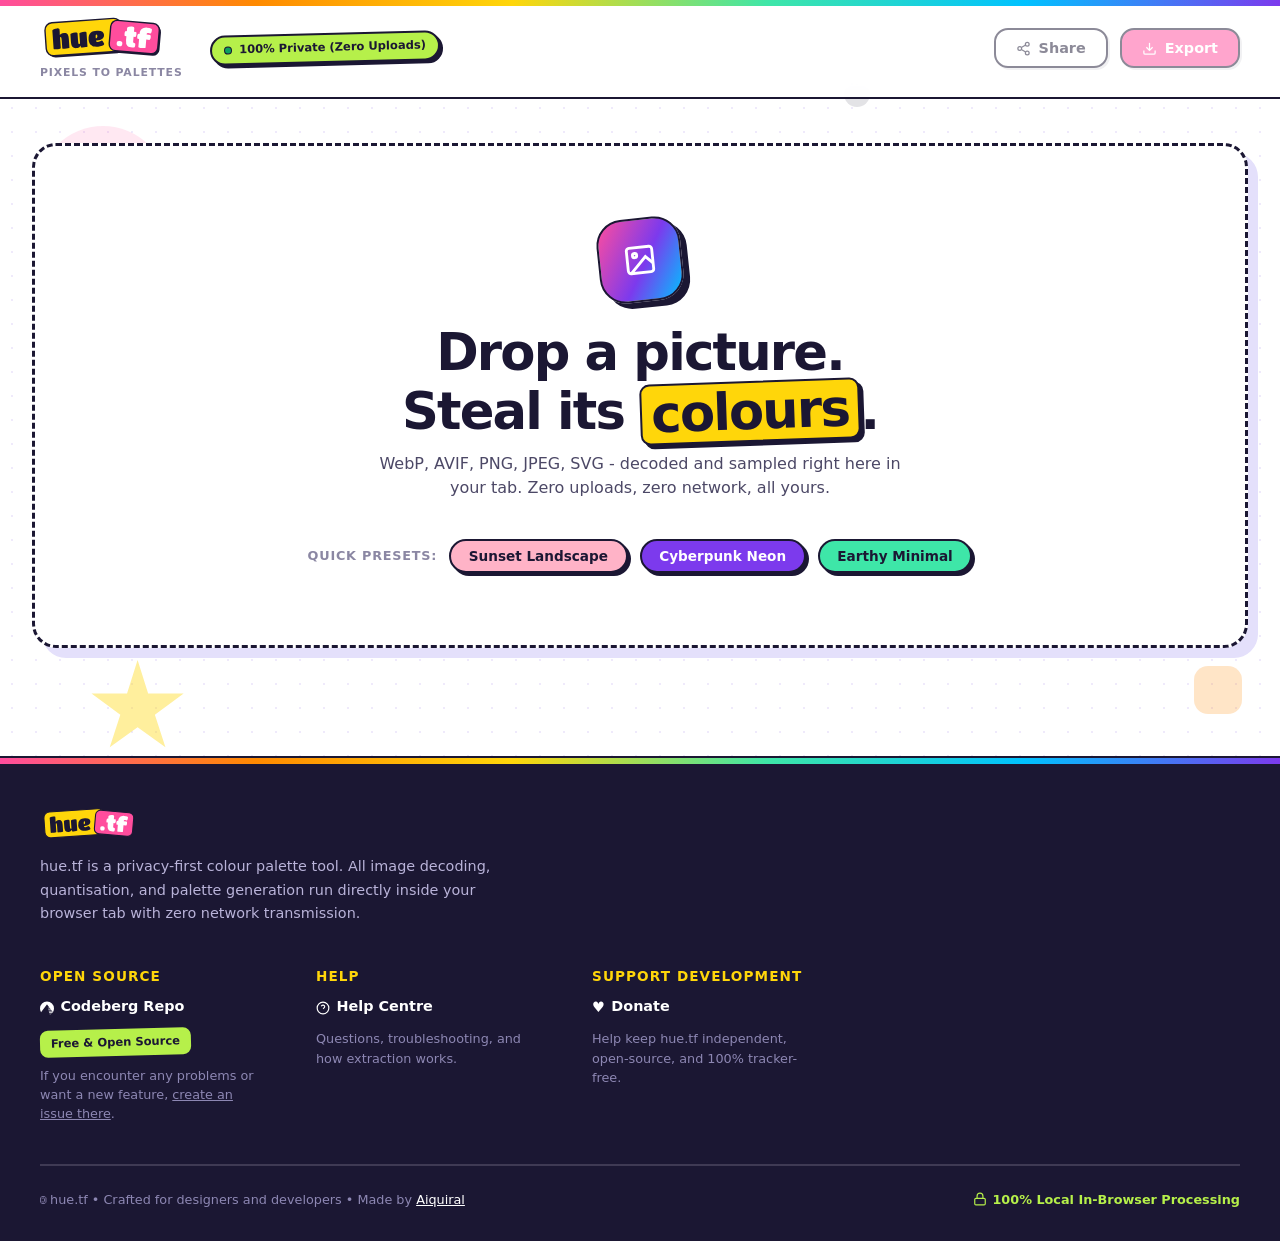
<file: index.html>
<!DOCTYPE html>
<html lang="en-GB">
<link>
  <meta charset="UTF-8">
  <meta name="viewport" content="width=device-width, initial-scale=1.0">
  <title>hue.tf - Pixels To Palettes</title>
  <meta name="description" content="Extract, customise, and export aesthetic colour palettes entirely client-side. Zero server uploads. 100% private.">
  <link rel="me" href="https://mas.to/@aiquiral">
  <link rel="icon" href="./favicon.svg" type="image/svg+xml">
  <link rel="icon" href="./favicon-32.png" type="image/png" sizes="32x32">
  <link rel="icon" href="./favicon-16.png" type="image/png" sizes="16x16">
  <link rel="icon" href="./favicon.ico" sizes="any">

  <link rel="stylesheet" href="./css/style.css?v=20261119f">
</head>
<body>

  <!-- decorative doodles behind everything -->
  <div class="doodles" aria-hidden="true">
    <span class="doodle d-circle"></span>
    <span class="doodle d-square"></span>
    <span class="doodle d-star"></span>
    <span class="doodle d-tri"></span>
    <span class="doodle d-ring"></span>
    <span class="doodle d-square2"></span>
    <span class="doodle d-circle2"></span>
    <span class="doodle d-star2"></span>
  </div>

  <header class="app-header">
    <div class="brand">
      <div class="brand-text-wrap">
        <img class="brand-lockup" src="./logo.svg" alt="hue.tf" width="282" height="100">
        <span class="brand-tagline">Pixels To Palettes</span>
      </div>
      <span class="badge-privacy">
        <span class="badge-dot"></span> 100% Private (Zero Uploads)
      </span>
    </div>

    <div class="header-actions">
      <button id="btn-share" class="btn btn-secondary" title="Share via private zero-knowledge link" disabled>
        <svg width="15" height="15" viewBox="0 0 24 24" fill="none" stroke="currentColor" stroke-width="2"><circle cx="18" cy="5" r="3"/><circle cx="6" cy="12" r="3"/><circle cx="18" cy="19" r="3"/><line x1="8.59" y1="13.51" x2="15.42" y2="17.49"/><line x1="15.41" y1="6.51" x2="8.59" y2="10.49"/></svg>
        Share
      </button>
      <button id="btn-export" class="btn btn-primary" title="Export Palette" disabled>
        <svg width="15" height="15" viewBox="0 0 24 24" fill="none" stroke="currentColor" stroke-width="2"><path d="M21 15v4a2 2 0 0 1-2 2H5a2 2 0 0 1-2-2v-4"/><polyline points="7 10 12 15 17 10"/><line x1="12" y1="15" x2="12" y2="3"/></svg>
        Export
      </button>
    </div>
  </header>

  <main class="main-container">

    <div id="canvas-warning" class="canvas-warning" role="status" hidden>
      <span><strong>Canvas access is blocked.</strong> Your browser is blocking canvas pixel data, so automatic colour extraction may not work as intended.</span>
      <a href="./faq.html#canvas-access" class="btn btn-secondary btn-sm" target="_blank" rel="noopener">Learn More</a>
    </div>

    <section id="dropzone" class="dropzone-card">
      <input type="file" id="file-input" accept="image/*" style="display: none;">
      <div class="dropzone-content">
        <div class="dropzone-icon">
          <svg width="34" height="34" viewBox="0 0 24 24" fill="none" stroke="currentColor" stroke-width="2"><rect x="3" y="3" width="18" height="18" rx="2"/><circle cx="8.5" cy="8.5" r="1.5"/><polyline points="21 15 16 10 5 21"/></svg>
        </div>
        <div class="dropzone-text">
          <h3>Drop a picture.<br>Steal its <span class="word-sticker">colours</span>.</h3>
          <p>WebP, AVIF, PNG, JPEG, SVG - decoded and sampled right here in your tab. Zero uploads, zero network, all yours.</p>
        </div>
        <div class="dropzone-samples">
          <span>Quick Presets:</span>
          <button class="sample-tag" data-sample="sunset">Sunset Landscape</button>
          <button class="sample-tag" data-sample="cyberpunk">Cyberpunk Neon</button>
          <button class="sample-tag" data-sample="minimal">Earthy Minimal</button>
        </div>
      </div>
    </section>

    <section id="workspace" class="workspace-grid" style="display: none;">

      <!-- left panel - image, pins -->
      <div class="panel-card">
        <div class="panel-header">
          <h2 class="panel-title">
            <svg width="18" height="18" viewBox="0 0 24 24" fill="none" stroke="currentColor" stroke-width="2"><rect x="3" y="3" width="18" height="18" rx="2"/><circle cx="8.5" cy="8.5" r="1.5"/><polyline points="21 15 16 10 5 21"/></svg>
            The Photo
          </h2>
          <button id="btn-change-image" class="btn btn-secondary btn-sm">Change Image</button>
        </div>

        <div id="preview-container" class="preview-container">
          <canvas id="image-canvas" class="preview-canvas" title="Drag colour pins on image or click anywhere to sample"></canvas>

          <div id="pins-overlay" class="pins-overlay"></div>

          <div id="magnifier-loupe" class="magnifier-loupe">
            <canvas id="magnifier-canvas" class="magnifier-canvas" width="130" height="130"></canvas>
            <div class="magnifier-crosshair"></div>
            <div id="magnifier-badge" class="magnifier-badge">#FFFFFF</div>
          </div>
        </div>

        <div class="eyedropper-banner">
          <span>🎯 Drag pins on photo to re-sample • Click to add</span>
          <button id="btn-screen-eyedropper" class="btn btn-secondary btn-sm" style="display: none;">
            <svg width="13" height="13" viewBox="0 0 24 24" fill="none" stroke="currentColor" stroke-width="2"><path d="m2 22 1-1h3l9-9"/><path d="M14 6l4 4"/><path d="m18 2 4 4"/></svg>
            Screen Eyedropper
          </button>
        </div>

        <div class="control-group">
          <div class="control-label">
            <span>Palette Size</span>
            <span id="label-color-count" class="control-val">8 colours</span>
          </div>
          <input type="range" id="slider-color-count" class="range-slider" min="2" max="32" value="8">
        </div>

        <div class="control-group">
          <div class="control-label">
            <span>Sampling Seed & Variation</span>
            <div style="display: flex; align-items: center; gap: 0.5rem;">
              <span id="label-seed" class="control-val">Seed: 42</span>
              <button id="btn-reroll-seed" class="btn btn-secondary btn-sm" title="Reroll Seed">
                🎲 Shuffle
              </button>
            </div>
          </div>
          <input type="range" id="slider-seed" class="range-slider" min="1" max="9999" value="42">
        </div>

        <div class="control-group">
          <div class="control-label">
            <span>Area Averaging (Noise Smoothing)</span>
            <span id="label-block-size" class="control-val">1px (Single Pixel)</span>
          </div>
          <input type="range" id="slider-block-size" class="range-slider" min="1" max="24" value="1">
        </div>

      </div>

      <!-- right panel - palette swatches -->
      <div class="panel-card palette-container">
        <div class="panel-header">
          <h2 class="panel-title">
            <svg width="18" height="18" viewBox="0 0 24 24" fill="none" stroke="currentColor" stroke-width="2"><path d="M12 2C6.5 2 2 6.5 2 12s4.5 10 10 10c.926 0 1.648-.746 1.648-1.688 0-.437-.18-.835-.437-1.125-.29-.289-.438-.652-.438-1.125a1.64 1.64 0 0 1 1.668-1.668h1.996c3.051 0 5.555-2.503 5.555-5.554C21.965 6.012 17.461 2 12 2z"/></svg>
            Your Palette
          </h2>

          <div class="format-switcher">
            <span class="format-switcher-label">Edit:</span>
            <div class="segmented-control">
              <button class="seg-btn active" data-mode="hex">HEX</button>
              <button class="seg-btn" data-mode="rgb">RGB</button>
              <button class="seg-btn" data-mode="hsl">HSL</button>
            </div>
          </div>

          <div style="display: flex; gap: 0.5rem;">
            <button id="btn-sort" class="btn btn-secondary btn-sm" title="Sort by Harmony">
              ⚡ Smooth Sort
            </button>
            <button id="btn-add-color" class="btn btn-primary btn-sm" title="Add Swatch">
              + Add Colour
            </button>
          </div>
        </div>

        <div id="swatches-grid" class="swatches-grid"></div>

        <p style="font-size: 0.8rem; color: var(--text-muted); text-align: center;">
          💡 Type values directly to edit • Drag cards to reorder with smooth animation • Click colour to open picker
        </p>
      </div>

    </section>

  </main>

  <div id="export-modal" class="modal-backdrop">
    <div class="modal-box">
      <div class="modal-header">
        <h3 style="font-size: 1.25rem; font-weight: 700;">Export Palette</h3>
        <button id="btn-close-export" class="btn btn-secondary btn-sm">✕</button>
      </div>

      <div class="modal-tabs">
        <button class="tab-btn active" data-tab="tab-aesthetic">Showcase Card</button>
        <button class="tab-btn" data-tab="tab-code">Code & Tokens</button>
        <button class="tab-btn" data-tab="tab-swatch">Adobe Swatch (.ASE)</button>
      </div>

      <div class="modal-body">

        <div id="tab-aesthetic" class="tab-content">
          <img id="export-card-img" class="export-card-preview" alt="Showcase Card Preview">

          <div class="control-group" style="margin-bottom: 1.25rem;">
            <label class="control-label" for="input-card-title">Card Title</label>
            <input type="text" id="input-card-title" class="text-input" value="Harmonised Palette" placeholder="Enter title for exported card...">
          </div>

          <div style="display: grid; grid-template-columns: 1fr 1fr; gap: 1.25rem; margin-bottom: 1.25rem;">
            <div class="control-group">
              <label class="control-label" for="select-aspect-ratio">Aspect Ratio</label>
              <select id="select-aspect-ratio" class="btn btn-secondary" style="width: 100%; padding: 0.55rem; text-align: left;">
                <option value="1:1" selected>1:1 - Square (1500 × 1500)</option>
                <option value="4:5">4:5 - Portrait (1200 × 1500)</option>
                <option value="5:4">5:4 - Landscape (1500 × 1200)</option>
                <option value="4:3">4:3 - Classic (1600 × 1200)</option>
                <option value="3:4">3:4 - Portrait (1200 × 1600)</option>
                <option value="3:2">3:2 - Photo (1800 × 1200)</option>
                <option value="2:3">2:3 - Tall Photo (1200 × 1800)</option>
                <option value="16:9">16:9 - Widescreen (1920 × 1080)</option>
                <option value="9:16">9:16 - Story (1080 × 1920)</option>
              </select>
            </div>

            <div class="control-group">
              <label class="control-label" for="select-swatch-layout">Swatch Layout</label>
              <select id="select-swatch-layout" class="btn btn-secondary" style="width: 100%; padding: 0.55rem; text-align: left;">
                <option value="vertical" selected>Vertical Strips</option>
                <option value="horizontal">Horizontal Strips</option>
                <option value="squares">Small Squares</option>
              </select>
              <span id="swatch-layout-hint" class="control-hint" style="display: none;">
                Strips are unavailable above 10 colours - small squares will be used.
              </span>
            </div>
          </div>

          <div style="display: grid; grid-template-columns: 1fr 1fr; gap: 1.25rem; margin-bottom: 1.5rem;">
            <div class="control-group">
              <label class="control-label" for="select-bg-mode">Background Style</label>
              <select id="select-bg-mode" class="btn btn-secondary" style="width: 100%; padding: 0.55rem; text-align: left;">
                <option value="blur" selected>Blurred Original Image</option>
                <option value="mesh">Ambient Palette Mesh</option>
                <option value="solid">Studio Obsidian Solid</option>
              </select>
            </div>

            <div class="control-group" id="blur-slider-group">
              <label class="control-label" for="slider-card-blur">Blur Intensity</label>
              <input type="range" id="slider-card-blur" class="range-slider" min="10" max="60" value="30">
            </div>
          </div>

          <div style="display: flex; flex-wrap: wrap; justify-content: space-between; align-items: center; gap: 1rem; margin-bottom: 1.75rem; background: var(--bg-surface-elevated); padding: 0.85rem 1.25rem; border-radius: var(--radius-sm); border: 1px solid var(--border-subtle);">
            <label class="form-toggle">
              <input type="checkbox" id="check-include-image">
              <span>Include original photo in card</span>
            </label>

            <label class="form-toggle">
              <input type="checkbox" id="check-branding" checked>
              <span>Include hue.tf logo &amp; watermark</span>
            </label>

            <button id="btn-web-share" class="btn btn-secondary btn-sm" style="display: none;">
              📲 Share via OS
            </button>
          </div>

          <div style="display: flex; gap: 0.75rem;">
            <button id="btn-download-png" class="btn btn-primary" style="flex: 1;">
              Download High-Res PNG (1500 × 1500)
            </button>
            <button id="btn-download-svg" class="btn btn-secondary">
              Download Vector SVG
            </button>
          </div>
        </div>

        <div id="tab-code" class="tab-content" style="display: none;">
          <div style="display: flex; flex-wrap: wrap; gap: 0.5rem; margin-bottom: 1rem;">
            <button class="btn btn-secondary btn-sm format-pill active" data-fmt="css">CSS Variables</button>
            <button class="btn btn-secondary btn-sm format-pill" data-fmt="scss">SCSS Variables</button>
            <button class="btn btn-secondary btn-sm format-pill" data-fmt="tailwind">Tailwind Config</button>
            <button class="btn btn-secondary btn-sm format-pill" data-fmt="json">JSON Tokens</button>
            <button class="btn btn-secondary btn-sm format-pill" data-fmt="hex">Hex Codes</button>
            <button class="btn btn-secondary btn-sm format-pill" data-fmt="hsl">HSL Values</button>
          </div>

          <pre id="code-output" class="code-preview-block"></pre>

          <div style="display: flex; gap: 0.75rem;">
            <button id="btn-copy-code" class="btn btn-primary">
              📋 Copy to Clipboard
            </button>
            <button id="btn-download-code-file" class="btn btn-secondary">
              💾 Download File
            </button>
          </div>
        </div>

        <div id="tab-swatch" class="tab-content" style="display: none;">
          <div style="background: var(--bg-surface-soft); padding: 1.5rem; border-radius: var(--radius-md); border: 1px solid var(--border-subtle); margin-bottom: 1.5rem;">
            <h4 style="margin-bottom: 0.5rem; font-size: 1.1rem;">Adobe Swatch Exchange (.ASE)</h4>
            <p style="font-size: 0.88rem; color: var(--text-secondary); line-height: 1.6;">
              Export your palette directly to Adobe Photoshop, Illustrator, InDesign, or Procreate.
              The binary file is compiled locally in your browser with zero server transmission.
            </p>
          </div>
          <button id="btn-download-ase" class="btn btn-primary">
            Download .ASE Swatch File
          </button>
        </div>

      </div>
    </div>
  </div>

  <div id="share-modal" class="modal-backdrop">
    <div class="modal-box" style="max-width: 600px;">
      <div class="modal-header">
        <h3 style="font-size: 1.25rem; font-weight: 700;">Zero-Knowledge Palette Link</h3>
        <button id="btn-close-share" class="btn btn-secondary btn-sm">✕</button>
      </div>
      <div class="modal-body">
        <p style="font-size: 0.9rem; color: var(--text-secondary); margin-bottom: 1.25rem; line-height: 1.6;">
          This link encodes your exact colour palette into the URL hash (<code style="color: var(--accent-primary);">#</code>).
          Under web protocols, browsers never transmit the hash fragment to any web server or CDN log. Your palette data remains 100% private.
        </p>

        <div style="display: flex; gap: 0.5rem; margin-bottom: 1rem;">
          <input type="text" id="share-link-input" readonly class="btn btn-secondary" style="flex: 1; text-align: left; font-family: monospace; font-size: 0.82rem; cursor: text;">
          <button id="btn-copy-share-link" class="btn btn-primary">
            Copy Link
          </button>
        </div>

        <div id="share-length-badge" style="font-size: 0.8rem; color: var(--accent-emerald);">
          ✓ Compact binary encoding: only 128 characters for up to 32 colours
        </div>
      </div>
    </div>
  </div>

  <footer class="app-footer">
    <div class="footer-content">
      <div class="footer-brand-section">
        <div class="brand">
          <img class="brand-lockup brand-lockup--footer" src="./logo.svg?v=20261118e" alt="hue.tf" width="282" height="100">
        </div>
        <p class="footer-desc">
          hue.tf is a privacy-first colour palette tool. All image decoding, quantisation, and palette generation run directly inside your browser tab with zero network transmission.
        </p>
      </div>

      <div class="footer-links-section">
        <div class="footer-col">
          <h4>Open Source</h4>
          <a href="https://codeberg.org/aiquiral/hue.tf" target="_blank" rel="noopener" class="footer-link">
            <svg width="14" height="14" viewBox="0 0 24 24" fill="currentColor" aria-hidden="true" focusable="false"><path d="M11.999.747A11.974 11.974 0 0 0 0 12.75c0 2.254.635 4.465 1.833 6.376L11.837 6.19c.072-.092.251-.092.323 0l4.178 5.402h-2.992l.065.239h3.113l.882 1.138h-3.674l.103.374h3.86l.777 1.003h-4.358l.135.483h4.593l.695.894h-5.038l.165.589h5.326l.609.785h-5.717l.182.65h6.038l.562.727h-6.397l.183.65h6.717A12.003 12.003 0 0 0 24 12.75 11.977 11.977 0 0 0 11.999.747zm3.654 19.104.182.65h5.326c.173-.204.353-.433.513-.65zm.385 1.377.18.65h3.563c.233-.198.485-.428.712-.65zm.383 1.377.182.648h1.203c.356-.204.685-.412 1.042-.648zz"/></svg>
            <span class="footer-link-label">Codeberg Repo</span>
          </a>
          <span class="footer-badge">Free & Open Source</span>
          <p class="footer-subtext">If you encounter any problems or want a new feature, <a href="https://codeberg.org/aiquiral/hue.tf/issues" target="_blank" rel="noopener" style="color: inherit; text-decoration: underline;">create an issue there</a>.</p>
        </div>

        <div class="footer-col">
          <h4>Help</h4>
          <a href="./faq.html" class="footer-link">
            <svg width="14" height="14" viewBox="0 0 24 24" fill="none" stroke="currentColor" stroke-width="2" aria-hidden="true" focusable="false"><circle cx="12" cy="12" r="10"/><path d="M9.09 9a3 3 0 0 1 5.83 1c0 2-3 3-3 3"/><line x1="12" y1="17" x2="12.01" y2="17"/></svg>
            <span class="footer-link-label">Help Centre</span>
          </a>
          <p class="footer-subtext">Questions, troubleshooting, and how extraction works.</p>
        </div>

        <div class="footer-col">
          <h4>Support Development</h4>
          <a href="./donate.html" class="footer-link">
            <span aria-hidden="true">♥</span>
            <span class="footer-link-label">Donate</span>
          </a>
          <p class="footer-subtext">Help keep hue.tf independent, open-source, and 100% tracker-free.</p>
        </div>
      </div>
    </div>

    <div class="footer-bottom">
      <span>🄯 hue.tf • Crafted for designers and developers • Made by <a href="https://aiquiral.me/" target="_blank" style="color: white;">Aiquiral</a></span>
      <span class="privacy-lock">
        <svg width="14" height="14" viewBox="0 0 24 24" fill="none" stroke="currentColor" stroke-width="2"><rect x="3" y="11" width="18" height="11" rx="2" ry="2"/><path d="M7 11V7a5 5 0 0 1 10 0v4"/></svg>
        100% Local In-Browser Processing
      </span>
    </div>
  </footer>

  <div id="toast" class="toast">
    <span id="toast-message">Copied to clipboard!</span>
  </div>

  <script src="./js/utils.js?v=20261119d"></script>
  <script src="./js/quantiser.js?v=20261119d"></script>
  <script src="./js/share.js?v=20261119d"></script>
  <script src="./js/exporter.js?v=20261119d"></script>
  <script src="./js/app.js?v=20261119d"></script>
</body>
</html>
</file>
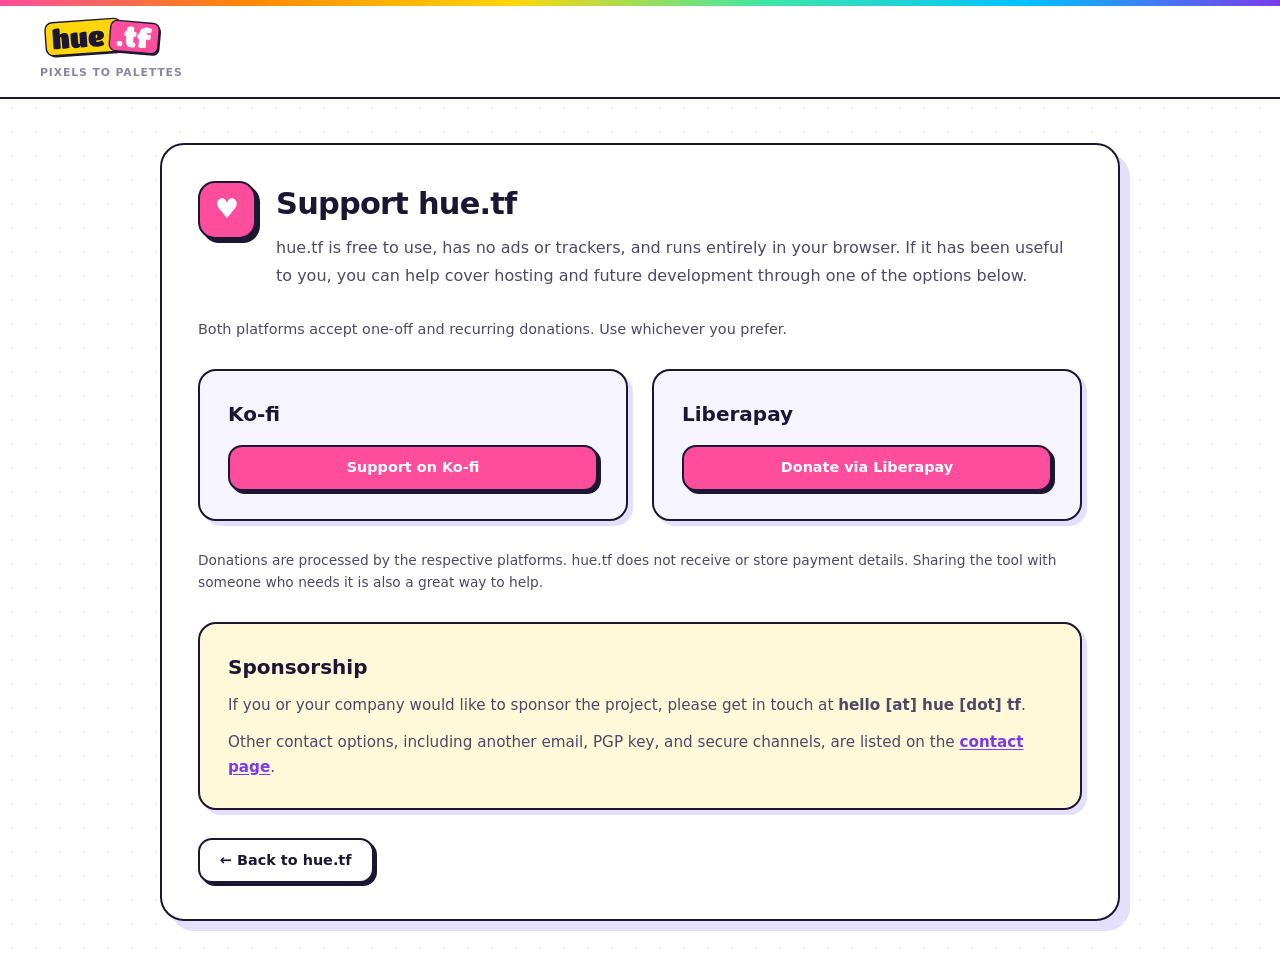
<file: donate.html>
<!DOCTYPE html>
<html lang="en-GB">
<head>
  <meta charset="UTF-8">
  <meta name="viewport" content="width=device-width, initial-scale=1.0">
  <title>hue.tf - Support Development</title>
  <meta name="description" content="Support the development of hue.tf, a free and privacy-first colour palette tool.">
  <link rel="icon" href="./favicon.svg" type="image/svg+xml">
  <link rel="icon" href="./favicon-32.png" type="image/png" sizes="32x32">
  <link rel="icon" href="./favicon-16.png" type="image/png" sizes="16x16">
  <link rel="icon" href="./favicon.ico" sizes="any">
  <link rel="stylesheet" href="./css/style.css?v=20261119f">
</head>
<body>

  <header class="app-header">
    <div class="brand">
      <div class="brand-text-wrap">
        <a href="./">
          <img class="brand-lockup" src="./logo.svg?v=20261118e" alt="hue.tf" width="282" height="100">
        </a>
        <span class="brand-tagline">Pixels To Palettes</span>
      </div>
    </div>
  </header>

  <main class="main-container">
    <section class="panel-card" style="max-width: 960px; width: 100%; margin: 0 auto; padding: 2.25rem; gap: 1.75rem;">
      <div style="display: flex; align-items: flex-start; gap: 1.25rem;">
        <div aria-hidden="true" style="width: 58px; height: 58px; flex-shrink: 0; display: flex; align-items: center; justify-content: center; border: 2px solid var(--ink); border-radius: 17px; background: var(--candy-pink); color: #FFFFFF; font-size: 1.7rem; box-shadow: 4px 4px 0 var(--ink);">
          ♥
        </div>
        <div>
          <h1 class="panel-title" style="font-size: 1.9rem;">Support hue.tf</h1>
          <p style="color: var(--text-secondary); line-height: 1.75; margin-top: 0.5rem;">
            hue.tf is free to use, has no ads or trackers, and runs entirely in your browser.
            If it has been useful to you, you can help cover hosting and future development
            through one of the options below.
          </p>
        </div>
      </div>

      <p style="font-size: 0.9rem; color: var(--text-secondary); line-height: 1.6;">
        Both platforms accept one-off and recurring donations. Use whichever you prefer.
      </p>

      <div style="display: grid; grid-template-columns: repeat(auto-fit, minmax(250px, 1fr)); gap: 1.5rem;">
        <div style="background: var(--bg-surface-soft); border: 2px solid var(--ink); border-radius: var(--radius-md); padding: 1.75rem; display: flex; flex-direction: column; gap: 1rem; box-shadow: 5px 5px 0 var(--lilac-shadow);">
          <h2 style="font-size: 1.25rem; font-weight: 900; color: var(--ink);">Ko-fi</h2>
          <a href="https://ko-fi.com/aiquiral" target="_blank" rel="noopener" class="btn btn-primary">
            Support on Ko-fi
          </a>
        </div>

        <div style="background: var(--bg-surface-soft); border: 2px solid var(--ink); border-radius: var(--radius-md); padding: 1.75rem; display: flex; flex-direction: column; gap: 1rem; box-shadow: 5px 5px 0 var(--lilac-shadow);">
          <h2 style="font-size: 1.25rem; font-weight: 900; color: var(--ink);">Liberapay</h2>
          <a href="https://liberapay.com/aiquiral" target="_blank" rel="noopener" class="btn btn-primary">
            Donate via Liberapay
          </a>
        </div>
      </div>

      <p style="font-size: 0.86rem; color: var(--text-secondary); line-height: 1.65;">
        Donations are processed by the respective platforms. hue.tf does not receive or store
        payment details. Sharing the tool with someone who needs it is also a great way to help.
      </p>

      <div style="background: #FFF8D9; border: 2px solid var(--ink); border-radius: var(--radius-md); padding: 1.75rem; box-shadow: 5px 5px 0 var(--lilac-shadow);">
        <h2 style="font-size: 1.25rem; font-weight: 900; color: var(--ink); margin-bottom: 0.65rem;">Sponsorship</h2>
        <p style="font-size: 0.95rem; color: var(--text-secondary); line-height: 1.65; margin-bottom: 0.75rem;">
          If you or your company would like to sponsor the project, please get in touch at
          <strong>hello [at] hue [dot] tf</strong>.
        </p>
        <p style="font-size: 0.95rem; color: var(--text-secondary); line-height: 1.65;">
          Other contact options, including another email, PGP key, and secure channels,
          are listed on the
          <a href="https://aiquiral.me/contact" target="_blank" rel="noopener" style="color: var(--accent-primary); font-weight: 700; text-underline-offset: 2px;">contact page</a>.
        </p>
      </div>

      <div>
        <a href="./index.html" class="btn btn-secondary">← Back to hue.tf</a>
      </div>
    </section>
  </main>

</body>
</html>
</file>
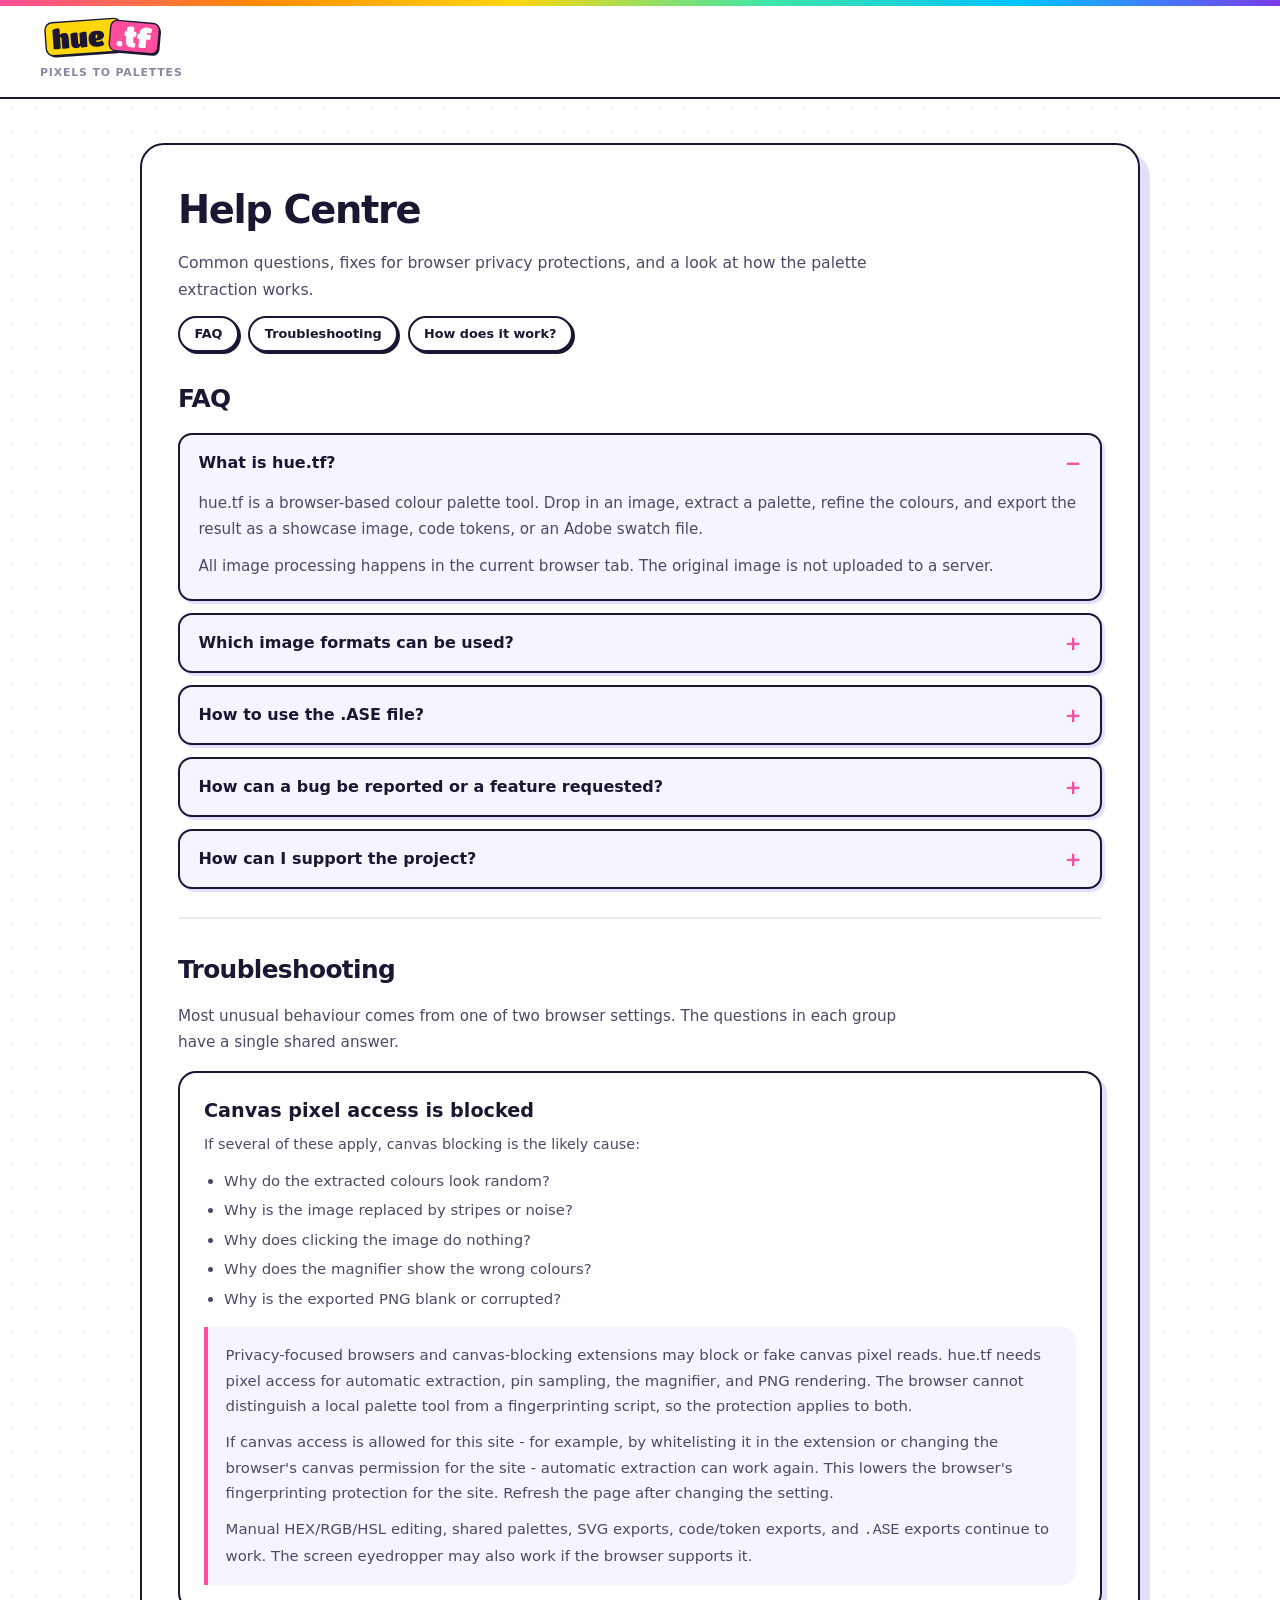
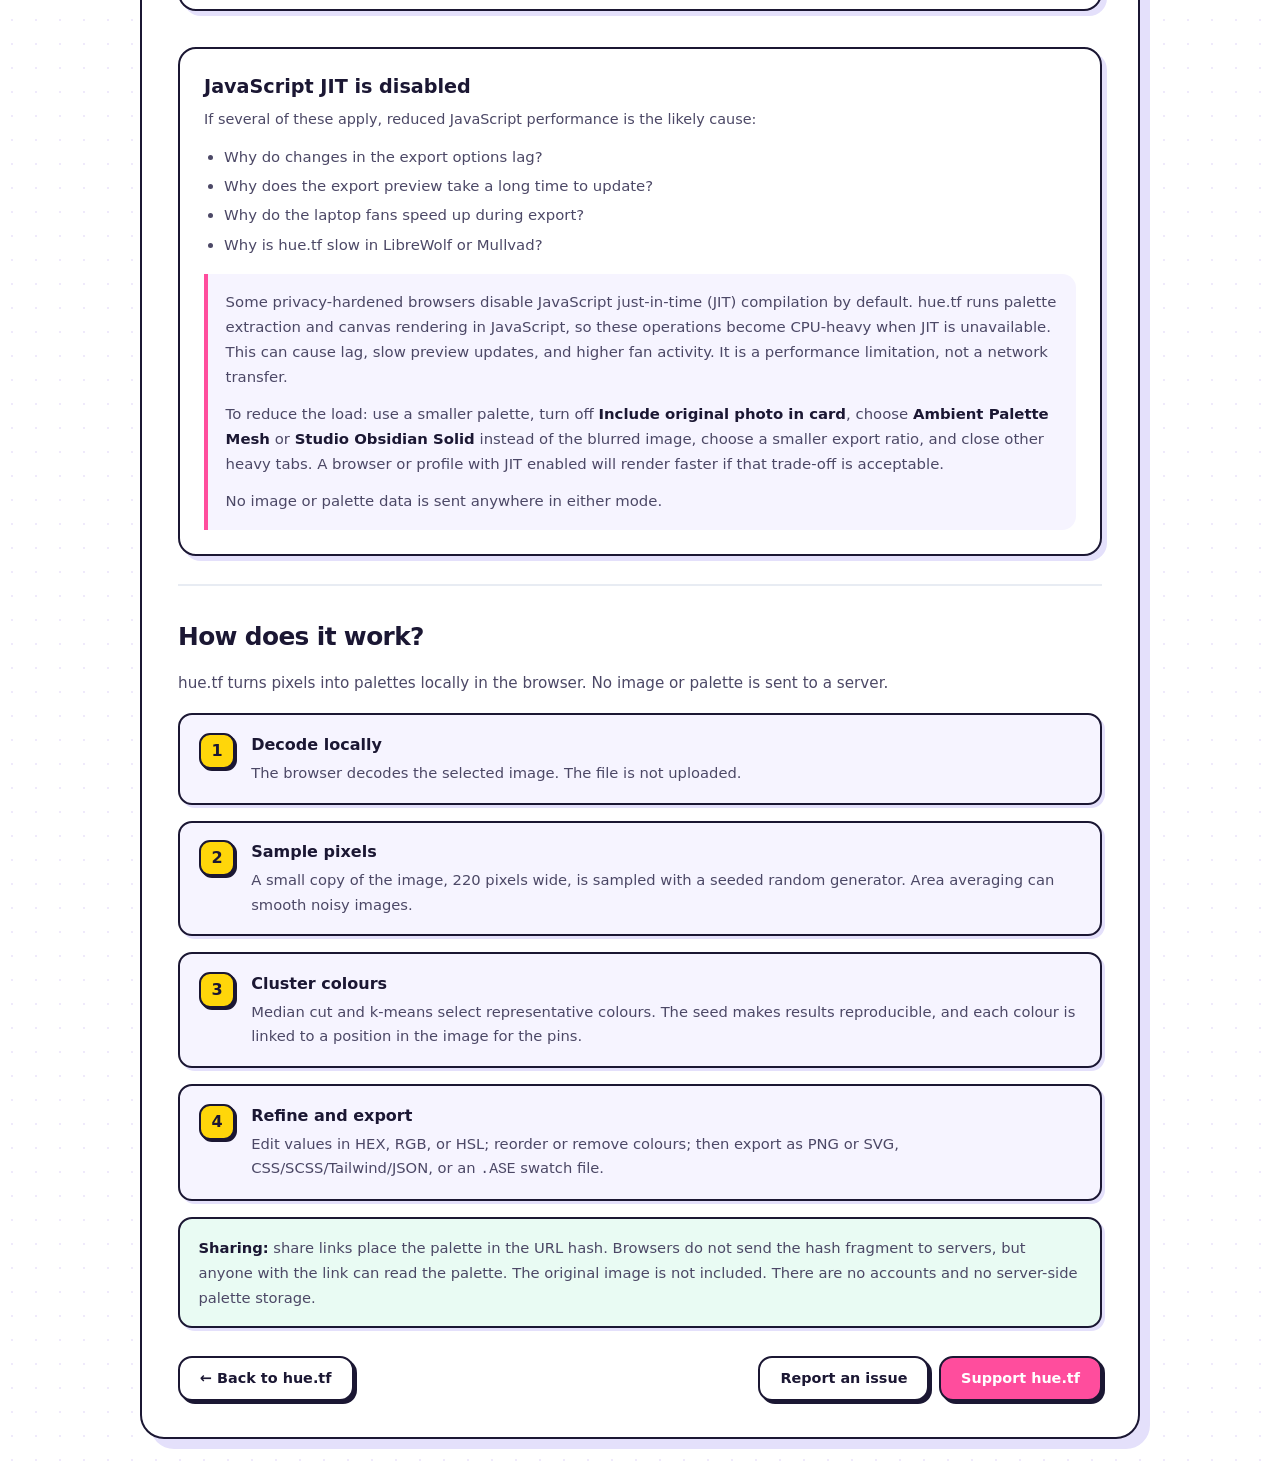
<file: faq.html>
<!DOCTYPE html>
<html lang="en-GB">
<head>
  <meta charset="UTF-8">
  <meta name="viewport" content="width=device-width, initial-scale=1.0">
  <title>hue.tf - Help Centre</title>
  <meta name="description" content="Answers to common questions, troubleshooting for blocked canvas access and reduced performance, and an overview of how hue.tf extracts colour palettes.">
  <link rel="icon" href="./favicon.svg" type="image/svg+xml">
  <link rel="icon" href="./favicon-32.png" type="image/png" sizes="32x32">
  <link rel="icon" href="./favicon-16.png" type="image/png" sizes="16x16">
  <link rel="icon" href="./favicon.ico" sizes="any">
  <link rel="stylesheet" href="./css/style.css?v=20261119f">
  <style>
    .help-hero {
      display: flex;
      flex-direction: column;
      gap: 0.75rem;
    }

    .help-hero h1 {
      font-size: clamp(1.9rem, 3.5vw, 2.4rem);
      font-weight: 900;
      letter-spacing: -0.035em;
      color: var(--ink);
    }

    .help-hero p {
      max-width: 70ch;
      color: var(--text-secondary);
      font-size: 0.98rem;
      line-height: 1.7;
    }

    .help-nav {
      display: flex;
      flex-wrap: wrap;
      gap: 0.6rem;
    }

    .help-nav a {
      padding: 0.42rem 0.9rem;
      border: 2px solid var(--ink);
      border-radius: var(--radius-full);
      background: #FFFFFF;
      color: var(--ink);
      box-shadow: 2px 2px 0 var(--ink);
      font-size: 0.8rem;
      font-weight: 800;
      text-decoration: none;
      transition: transform 0.13s ease, box-shadow 0.13s ease, background 0.15s ease;
    }

    .help-nav a:hover {
      transform: translate(-1px, -1px);
      background: var(--candy-yellow);
      box-shadow: 3px 3px 0 var(--ink);
    }

    .help-section {
      display: flex;
      flex-direction: column;
      gap: 1rem;
      scroll-margin-top: 110px;
    }

    .help-section + .help-section {
      padding-top: 2rem;
      border-top: 2px solid var(--border-subtle);
    }

    .help-section h2 {
      color: var(--ink);
      font-size: 1.55rem;
      font-weight: 900;
      letter-spacing: -0.025em;
    }

    .section-intro {
      max-width: 75ch;
      color: var(--text-secondary);
      font-size: 0.95rem;
      line-height: 1.7;
    }

    .faq-list {
      display: flex;
      flex-direction: column;
      gap: 0.75rem;
    }

    .faq-item {
      overflow: hidden;
      border: 2px solid var(--ink);
      border-radius: var(--radius-sm);
      background: var(--bg-surface-soft);
      box-shadow: 3px 3px 0 var(--lilac-shadow);
      scroll-margin-top: 110px;
    }

    .faq-item summary {
      display: flex;
      align-items: center;
      justify-content: space-between;
      gap: 1rem;
      padding: 1rem 1.15rem;
      color: var(--ink);
      font-weight: 800;
      cursor: pointer;
      list-style: none;
    }

    .faq-item summary::-webkit-details-marker {
      display: none;
    }

    .faq-item summary::after {
      flex-shrink: 0;
      color: var(--candy-pink);
      content: '+';
      font-size: 1.25rem;
      line-height: 1;
    }

    .faq-item[open] summary::after {
      content: '−';
    }

    .faq-answer {
      padding: 0 1.15rem 1.15rem;
      color: var(--text-secondary);
      font-size: 0.95rem;
      line-height: 1.7;
    }

    .faq-answer p + p {
      margin-top: 0.7rem;
    }

    .faq-answer a,
    .troubleshooting-answer a {
      color: var(--accent-primary);
      font-weight: 700;
    }

    .troubleshooting-card {
      padding: 1.5rem;
      border: 2px solid var(--ink);
      border-radius: var(--radius-md);
      background: var(--bg-surface);
      box-shadow: 5px 5px 0 var(--lilac-shadow);
      scroll-margin-top: 110px;
    }

    .troubleshooting-card + .troubleshooting-card {
      margin-top: 1.25rem;
    }

    .troubleshooting-card h3 {
      color: var(--ink);
      font-size: 1.2rem;
      font-weight: 900;
    }

    .troubleshooting-lead {
      margin-top: 0.4rem;
      color: var(--text-secondary);
      font-size: 0.9rem;
      line-height: 1.6;
    }

    .symptom-list {
      margin: 0.9rem 0 1rem;
      padding-left: 1.25rem;
      color: var(--text-secondary);
      font-size: 0.93rem;
      line-height: 1.6;
    }

    .symptom-list li + li {
      margin-top: 0.35rem;
    }

    .troubleshooting-answer {
      padding: 1rem 1.1rem;
      border-left: 4px solid var(--candy-pink);
      border-radius: 0 var(--radius-sm) var(--radius-sm) 0;
      background: var(--bg-surface-soft);
      color: var(--text-secondary);
      font-size: 0.93rem;
      line-height: 1.7;
    }

    .troubleshooting-answer p + p {
      margin-top: 0.7rem;
    }

    .troubleshooting-answer strong {
      color: var(--ink);
    }

    .how-steps {
      display: flex;
      flex-direction: column;
      gap: 1rem;
      list-style: none;
    }

    .how-step {
      display: flex;
      align-items: flex-start;
      gap: 1rem;
      padding: 1.1rem 1.2rem;
      border: 2px solid var(--ink);
      border-radius: var(--radius-sm);
      background: var(--bg-surface-soft);
      box-shadow: 3px 3px 0 var(--lilac-shadow);
    }

    .step-num {
      display: flex;
      align-items: center;
      justify-content: center;
      flex-shrink: 0;
      width: 36px;
      height: 36px;
      border: 2px solid var(--ink);
      border-radius: 11px;
      background: var(--candy-yellow);
      box-shadow: 2px 2px 0 var(--ink);
      color: var(--ink);
      font-weight: 900;
    }

    .how-step h3 {
      margin-bottom: 0.25rem;
      color: var(--ink);
      font-size: 1rem;
      font-weight: 900;
    }

    .how-step p {
      color: var(--text-secondary);
      font-size: 0.92rem;
      line-height: 1.65;
    }

    .privacy-note {
      padding: 1rem 1.15rem;
      border: 2px solid var(--ink);
      border-radius: var(--radius-sm);
      background: #E9FBF3;
      box-shadow: 3px 3px 0 var(--lilac-shadow);
      color: var(--text-secondary);
      font-size: 0.92rem;
      line-height: 1.7;
    }

    .privacy-note strong {
      color: var(--ink);
    }

    .help-footer {
      display: flex;
      flex-wrap: wrap;
      align-items: center;
      justify-content: space-between;
      gap: 0.75rem;
    }

    .help-footer-actions {
      display: flex;
      flex-wrap: wrap;
      gap: 0.6rem;
    }

    @media (max-width: 720px) {
      .help-page.panel-card {
        padding: 1.35rem;
      }

      .help-footer {
        align-items: flex-start;
        flex-direction: column;
      }
    }
  </style>
</head>
<body>

  <header class="app-header">
    <div class="brand">
      <div class="brand-text-wrap">
        <a href="./">
          <img class="brand-lockup" src="./logo.svg?v=20261118e" alt="hue.tf" width="282" height="100">
        </a>
        <span class="brand-tagline">Pixels To Palettes</span>
      </div>
    </div>
  </header>

  <main class="main-container">
    <section class="panel-card help-page" style="max-width: 1000px; width: 100%; margin: 0 auto; padding: 2.25rem; gap: 1.75rem;">

      <div class="help-hero">
        <h1>Help Centre</h1>
        <p>
          Common questions, fixes for browser privacy protections, and a look at
          how the palette extraction works.
        </p>
        <nav class="help-nav" aria-label="Help sections">
          <a href="#faq">FAQ</a>
          <a href="#troubleshooting">Troubleshooting</a>
          <a href="#how-it-works">How does it work?</a>
        </nav>
      </div>

      <section id="faq" class="help-section">
        <h2>FAQ</h2>

        <div class="faq-list">
          <details class="faq-item" id="what-is-hue-tf" open>
            <summary>What is hue.tf?</summary>
            <div class="faq-answer">
              <p>
                hue.tf is a browser-based colour palette tool. Drop in an image,
                extract a palette, refine the colours, and export the result as a
                showcase image, code tokens, or an Adobe swatch file.
              </p>
              <p>
                All image processing happens in the current browser tab. The
                original image is not uploaded to a server.
              </p>
            </div>
          </details>

          <details class="faq-item" id="image-formats">
            <summary>Which image formats can be used?</summary>
            <div class="faq-answer">
              <p>
                WebP, AVIF, PNG, JPEG, and SVG, depending on what the browser can
                decode. If a file fails to open, convert it to PNG or JPEG and try
                again.
              </p>
            </div>
          </details>

          <details class="faq-item" id="ase-files">
            <summary>How to use the .ASE file?</summary>
            <div class="faq-answer">
              <p>
                Download the <code>.ASE</code> file from the Adobe Swatch tab in
                the Export dialog. In Photoshop, Illustrator, or InDesign, open
                the Swatches panel menu and choose the option to open or import
                swatches. In Procreate, use the palette import option.
              </p>
              <p>
                The file contains the palette colours only, not the original image.
              </p>
            </div>
          </details>

          <details class="faq-item" id="report-issue">
            <summary>How can a bug be reported or a feature requested?</summary>
            <div class="faq-answer">
              <p>
                Open an issue on the
                <a href="https://codeberg.org/aiquiral/hue.tf/issues" target="_blank" rel="noopener">Codeberg repository</a>.
                Include the browser and version, operating system, steps to
                reproduce, and whether canvas access is blocked. Screenshots are
                helpful.
              </p>
            </div>
          </details>

          <details class="faq-item" id="support-project">
            <summary>How can I support the project?</summary>
            <div class="faq-answer">
              <p>
                Donations are optional and can be made through Ko-fi or Liberapay
                on the <a href="./donate.html">donation page</a>. Sharing the tool,
                reporting bugs, and suggesting improvements also help.
              </p>
              <p>
                Sponsorship enquiries are welcome on the donation page as well.
              </p>
            </div>
          </details>
        </div>
      </section>

      <section id="troubleshooting" class="help-section">
        <h2>Troubleshooting</h2>
        <p class="section-intro">
          Most unusual behaviour comes from one of two browser settings. The
          questions in each group have a single shared answer.
        </p>

        <article id="canvas-access" class="troubleshooting-card">
          <h3>Canvas pixel access is blocked</h3>
          <p class="troubleshooting-lead">If several of these apply, canvas blocking is the likely cause:</p>
          <ul class="symptom-list">
            <li>Why do the extracted colours look random?</li>
            <li>Why is the image replaced by stripes or noise?</li>
            <li>Why does clicking the image do nothing?</li>
            <li>Why does the magnifier show the wrong colours?</li>
            <li>Why is the exported PNG blank or corrupted?</li>
          </ul>
          <div class="troubleshooting-answer">
            <p>
              Privacy-focused browsers and canvas-blocking extensions may block
              or fake canvas pixel reads. hue.tf needs pixel access for automatic
              extraction, pin sampling, the magnifier, and PNG rendering. The
              browser cannot distinguish a local palette tool from a fingerprinting
              script, so the protection applies to both.
            </p>
            <p>
              If canvas access is allowed for this site - for example, by
              whitelisting it in the extension or changing the browser's canvas
              permission for the site - automatic extraction can work again. This
              lowers the browser's fingerprinting protection for the site. Refresh
              the page after changing the setting.
            </p>
            <p>
              Manual HEX/RGB/HSL editing, shared palettes, SVG exports, code/token
              exports, and <code>.ASE</code> exports continue to work. The screen
              eyedropper may also work if the browser supports it.
            </p>
          </div>
        </article>

        <article id="jit-performance" class="troubleshooting-card">
          <h3>JavaScript JIT is disabled</h3>
          <p class="troubleshooting-lead">If several of these apply, reduced JavaScript performance is the likely cause:</p>
          <ul class="symptom-list">
            <li>Why do changes in the export options lag?</li>
            <li>Why does the export preview take a long time to update?</li>
            <li>Why do the laptop fans speed up during export?</li>
            <li>Why is hue.tf slow in LibreWolf or Mullvad?</li>
          </ul>
          <div class="troubleshooting-answer">
            <p>
              Some privacy-hardened browsers disable JavaScript just-in-time (JIT)
              compilation by default. hue.tf runs palette extraction and canvas
              rendering in JavaScript, so these operations become CPU-heavy when
              JIT is unavailable. This can cause lag, slow preview updates, and
              higher fan activity. It is a performance limitation, not a network
              transfer.
            </p>
            <p>
              To reduce the load: use a smaller palette, turn off
              <strong>Include original photo in card</strong>, choose
              <strong>Ambient Palette Mesh</strong> or
              <strong>Studio Obsidian Solid</strong> instead of the blurred image,
              choose a smaller export ratio, and close other heavy tabs. A browser
              or profile with JIT enabled will render faster if that trade-off is
              acceptable.
            </p>
            <p>
              No image or palette data is sent anywhere in either mode.
            </p>
          </div>
        </article>
      </section>

      <section id="how-it-works" class="help-section">
        <h2>How does it work?</h2>
        <p class="section-intro">
          hue.tf turns pixels into palettes locally in the browser. No image or
          palette is sent to a server.
        </p>

        <ol class="how-steps">
          <li class="how-step">
            <span class="step-num" aria-hidden="true">1</span>
            <div>
              <h3>Decode locally</h3>
              <p>
                The browser decodes the selected image. The file is not uploaded.
              </p>
            </div>
          </li>
          <li class="how-step">
            <span class="step-num" aria-hidden="true">2</span>
            <div>
              <h3>Sample pixels</h3>
              <p>
                A small copy of the image, 220 pixels wide, is sampled with a
                seeded random generator. Area averaging can smooth noisy images.
              </p>
            </div>
          </li>
          <li class="how-step">
            <span class="step-num" aria-hidden="true">3</span>
            <div>
              <h3>Cluster colours</h3>
              <p>
                Median cut and k-means select representative colours. The seed
                makes results reproducible, and each colour is linked to a
                position in the image for the pins.
              </p>
            </div>
          </li>
          <li class="how-step">
            <span class="step-num" aria-hidden="true">4</span>
            <div>
              <h3>Refine and export</h3>
              <p>
                Edit values in HEX, RGB, or HSL; reorder or remove colours; then
                export as PNG or SVG, CSS/SCSS/Tailwind/JSON, or an
                <code>.ASE</code> swatch file.
              </p>
            </div>
          </li>
        </ol>

        <div class="privacy-note">
          <p>
            <strong>Sharing:</strong> share links place the palette in the URL
            hash. Browsers do not send the hash fragment to servers, but anyone
            with the link can read the palette. The original image is not included.
            There are no accounts and no server-side palette storage.
          </p>
        </div>
      </section>

      <div class="help-footer">
        <a href="./index.html" class="btn btn-secondary">← Back to hue.tf</a>
        <div class="help-footer-actions">
          <a href="https://codeberg.org/aiquiral/hue.tf/issues" target="_blank" rel="noopener" class="btn btn-secondary">Report an issue</a>
          <a href="./donate.html" class="btn btn-primary">Support hue.tf</a>
        </div>
      </div>

    </section>
  </main>

</body>
</html>
</file>
<file: css/style.css>
:root {
  /* Candy palette */
  --ink: #1B1733;
  --ink-soft: rgba(27, 23, 51, 0.12);
  --paper: #FFFFFF;
  --lilac-shadow: #E4E0FB;

  --candy-pink: #FF4D9D;
  --candy-violet: #7C3AED;
  --candy-blue: #00C2FF;
  --candy-yellow: #FFD60A;
  --candy-lime: #B6F04A;
  --candy-orange: #FF8A00;
  --candy-mint: #3EE6A8;

  --brand-gradient: linear-gradient(120deg, #FF4D9D 0%, #7C3AED 55%, #00C2FF 100%);
  --spectrum: linear-gradient(90deg, #FF4D9D, #FF8A00, #FFD60A, #3EE6A8, #00C2FF, #7C3AED);

  /* legacy names, still used by inline styles in index.html */
  --bg-surface: #FFFFFF;
  --bg-surface-soft: #F6F4FF;
  --bg-surface-elevated: #FFFFFF;
  --border-subtle: #E8ECF3;
  --border-medium: #D9E0EA;
  --accent-primary: #7C3AED;
  --accent-primary-hover: #6D28D9;
  --accent-glow: rgba(124, 58, 237, 0.3);
  --accent-cyan: #00A5DB;
  --accent-amber: #F59E0B;
  --accent-emerald: #0FBF8F;
  --accent-rose: #FF4D9D;

  --text-primary: #1B1733;
  --text-secondary: #4C4866;
  --text-muted: #8B87A3;

  --radius-xs: 10px;
  --radius-sm: 14px;
  --radius-md: 18px;
  --radius-lg: 24px;
  --radius-full: 9999px;

  --transition-fast: 0.15s cubic-bezier(0.4, 0, 0.2, 1);
  --transition-smooth: 0.35s cubic-bezier(0.2, 0.8, 0.2, 1);
}

* {
  box-sizing: border-box;
  margin: 0;
  padding: 0;
}

::selection {
  background: var(--candy-pink);
  color: #FFFFFF;
}

::-webkit-scrollbar {
  width: 11px;
  height: 11px;
}

::-webkit-scrollbar-track {
  background: #F4F2FD;
}

::-webkit-scrollbar-thumb {
  background: #C9C2F0;
  border-radius: 8px;
  border: 2px solid #F4F2FD;
}

::-webkit-scrollbar-thumb:hover {
  background: #A79BE8;
}

body {
  font-family: "DejaVu Sans", sans-serif;
  background-color: var(--paper);
  background-image: radial-gradient(#EFEAFB 1.1px, transparent 1.1px);
  background-size: 24px 24px;
  color: var(--text-primary);
  line-height: 1.5;
  min-height: 100vh;
  display: flex;
  flex-direction: column;
  -webkit-font-smoothing: antialiased;
}

button:focus-visible,
a:focus-visible,
input:focus-visible,
select:focus-visible {
  outline: 3px solid var(--candy-violet);
  outline-offset: 2px;
}

.doodles {
  position: fixed;
  inset: 0;
  overflow: hidden;
  pointer-events: none;
  z-index: 0;
}

.doodle {
  position: absolute;
  display: block;
}

@keyframes drift {
  from { transform: translateY(-16px) rotate(-9deg); }
  to   { transform: translateY(16px) rotate(11deg); }
}

.d-circle {
  width: 130px; height: 130px;
  border-radius: 50%;
  background: var(--candy-pink);
  opacity: 0.13;
  top: 14%; left: 3%;
  animation: drift 13s ease-in-out infinite alternate;
}

.d-square {
  width: 74px; height: 74px;
  border-radius: 20px;
  background: var(--candy-blue);
  opacity: 0.14;
  top: 30%; right: 5%;
  animation: drift 15s ease-in-out infinite alternate-reverse;
}

.d-star {
  width: 96px; height: 96px;
  background: var(--candy-yellow);
  opacity: 0.4;
  clip-path: polygon(50% 0%, 61% 35%, 98% 35%, 68% 57%, 79% 91%, 50% 70%, 21% 91%, 32% 57%, 2% 35%, 39% 35%);
  bottom: 16%; left: 7%;
  animation: drift 11s ease-in-out infinite alternate;
}

.d-tri {
  width: 88px; height: 80px;
  background: var(--candy-lime);
  opacity: 0.28;
  clip-path: polygon(50% 0%, 100% 100%, 0% 100%);
  bottom: 7%; right: 10%;
  animation: drift 17s ease-in-out infinite alternate-reverse;
}

.d-ring {
  width: 58px; height: 58px;
  border: 11px solid var(--candy-violet);
  border-radius: 50%;
  opacity: 0.2;
  top: 56%; left: 2.5%;
  animation: drift 14s ease-in-out infinite alternate;
}

.d-square2 {
  width: 48px; height: 48px;
  border-radius: 14px;
  background: var(--candy-orange);
  opacity: 0.22;
  top: 74%; right: 3%;
  animation: drift 12s ease-in-out infinite alternate-reverse;
}

.d-circle2 {
  width: 26px; height: 26px;
  border-radius: 50%;
  background: var(--ink);
  opacity: 0.12;
  top: 9%; right: 32%;
  animation: drift 10s ease-in-out infinite alternate;
}

.d-star2 {
  width: 42px; height: 42px;
  background: var(--candy-blue);
  opacity: 0.22;
  clip-path: polygon(50% 0%, 61% 35%, 98% 35%, 68% 57%, 79% 91%, 50% 70%, 21% 91%, 32% 57%, 2% 35%, 39% 35%);
  top: 44%; right: 42%;
  animation: drift 16s ease-in-out infinite alternate-reverse;
}

@media (prefers-reduced-motion: reduce) {
  *, *::before, *::after {
    animation: none !important;
    transition: none !important;
  }
}

.app-header {
  display: flex;
  justify-content: space-between;
  align-items: center;
  gap: 1rem;
  padding: 0.95rem 2.5rem;
  background: rgba(255, 255, 255, 0.92);
  backdrop-filter: blur(14px);
  -webkit-backdrop-filter: blur(14px);
  border-bottom: 2px solid var(--ink);
  position: sticky;
  top: 0;
  z-index: 50;
}

/* spectrum strip at the top */
.app-header::before {
  content: '';
  position: absolute;
  top: 0;
  left: 0;
  right: 0;
  height: 6px;
  background: var(--spectrum);
}

.brand {
  display: flex;
  align-items: center;
  gap: 0.85rem;
  text-decoration: none;
}

.brand-lockup {
  display: block;
  width: auto;
  height: 46px;
}

.brand-lockup--footer {
  height: 36px;
}

.brand-text-wrap {
  display: flex;
  flex-direction: column;
  align-items: flex-start;
  gap: 0.25rem;
}

.brand-tagline {
  font-size: 0.68rem;
  color: var(--text-muted);
  font-weight: 700;
  letter-spacing: 0.08em;
  text-transform: uppercase;
}

.badge-privacy {
  margin-left: 0.85rem;
  font-size: 0.72rem;
  font-weight: 800;
  color: var(--ink);
  background: var(--candy-lime);
  border: 2px solid var(--ink);
  padding: 0.28rem 0.75rem;
  border-radius: var(--radius-full);
  display: inline-flex;
  align-items: center;
  gap: 0.45rem;
  white-space: nowrap;
  transform: rotate(-1.5deg);
  box-shadow: 3px 3px 0 var(--ink);
}

.badge-dot {
  width: 8px;
  height: 8px;
  border-radius: 50%;
  background: #0BA05F;
  border: 1.5px solid var(--ink);
  animation: pulse-dot 2.5s infinite;
}

@keyframes pulse-dot {
  0%, 100% { opacity: 1; transform: scale(1); }
  50% { opacity: 0.45; transform: scale(0.75); }
}

.header-actions {
  display: flex;
  gap: 0.75rem;
}

.btn {
  display: inline-flex;
  align-items: center;
  justify-content: center;
  gap: 0.5rem;
  padding: 0.62rem 1.25rem;
  font-size: 0.9rem;
  font-weight: 800;
  border-radius: var(--radius-sm);
  border: 2px solid var(--ink);
  cursor: pointer;
  transition: transform 0.13s ease, box-shadow 0.13s ease, background 0.15s ease, color 0.15s ease;
  outline: none;
  font-family: inherit;
  user-select: none;
  text-decoration: none;
  box-shadow: 3px 3px 0 var(--ink);
  background: #FFFFFF;
  color: var(--ink);
}

.btn:hover {
  transform: translate(-2px, -2px);
  box-shadow: 5px 5px 0 var(--ink);
}

.btn:active {
  transform: translate(2px, 2px);
  box-shadow: 0 0 0 var(--ink);
}

.btn:disabled,
.btn:disabled:hover,
.btn:disabled:active {
  opacity: 0.5;
  cursor: not-allowed;
  transform: none;
  box-shadow: 2px 2px 0 var(--ink-soft);
}

.btn-primary {
  background: var(--candy-pink);
  color: #FFFFFF;
}

.btn-primary:hover {
  background: #FF63AC;
}

.btn-secondary {
  background: #FFFFFF;
  color: var(--ink);
}

.btn-sm {
  padding: 0.42rem 0.9rem;
  font-size: 0.8rem;
  border-radius: var(--radius-xs);
  box-shadow: 2px 2px 0 var(--ink);
}

.btn-sm:hover {
  box-shadow: 4px 4px 0 var(--ink);
}

.main-container {
  flex: 1;
  max-width: 1480px;
  width: 100%;
  margin: 0 auto;
  padding: 2.75rem 2rem;
  display: flex;
  flex-direction: column;
  gap: 2.25rem;
  position: relative;
  z-index: 1;
}

.canvas-warning {
  display: flex;
  align-items: center;
  justify-content: space-between;
  flex-wrap: wrap;
  gap: 0.85rem;
  padding: 0.75rem 1rem;
  background: #FFF1F2;
  border: 2px solid #B91C1C;
  border-radius: var(--radius-sm);
  color: #991B1B;
  font-size: 0.84rem;
  font-weight: 600;
  line-height: 1.45;
  box-shadow: 3px 3px 0 rgba(185, 28, 28, 0.16);
}

.canvas-warning[hidden] {
  display: none;
}

.canvas-warning strong {
  font-weight: 800;
}

.canvas-warning .btn {
  flex-shrink: 0;
}

.dropzone-card {
  border: 3px dashed var(--ink);
  border-radius: var(--radius-lg);
  background: #FFFFFF;
  padding: 4.5rem 2rem;
  text-align: center;
  cursor: pointer;
  transition: transform var(--transition-smooth), box-shadow var(--transition-smooth), border-color var(--transition-smooth);
  box-shadow: 10px 10px 0 var(--lilac-shadow);
  position: relative;
  overflow: hidden;
}

.dropzone-card:hover, .dropzone-card.dragover {
  border-color: var(--candy-pink);
  transform: scale(1.005);
  box-shadow: 14px 14px 0 #F9D3E7, 0 0 0 6px rgba(255, 77, 157, 0.12);
}

.dropzone-content {
  display: flex;
  flex-direction: column;
  align-items: center;
  gap: 1.4rem;
  position: relative;
}

.dropzone-icon {
  width: 84px;
  height: 84px;
  border-radius: 26px;
  background: var(--brand-gradient);
  border: 2px solid var(--ink);
  color: #FFFFFF;
  display: flex;
  align-items: center;
  justify-content: center;
  box-shadow: 6px 6px 0 var(--ink);
  transform: rotate(-6deg);
  animation: bob 3.6s ease-in-out infinite;
}

@keyframes bob {
  0%, 100% { transform: rotate(-6deg) translateY(0); }
  50% { transform: rotate(-3deg) translateY(-8px); }
}

.dropzone-text h3 {
  font-size: clamp(1.9rem, 4.2vw, 3.2rem);
  font-weight: 900;
  letter-spacing: -0.035em;
  line-height: 1.12;
  margin-bottom: 0.6rem;
  color: var(--ink);
}

/* Yellow sticker highlight behind a word */
.word-sticker {
  display: inline-block;
  background: var(--candy-yellow);
  border: 2px solid var(--ink);
  border-radius: 10px;
  padding: 0 0.18em;
  transform: rotate(-2deg);
  box-shadow: 4px 4px 0 var(--ink);
}

.dropzone-text p {
  color: var(--text-secondary);
  font-size: 1rem;
  font-weight: 500;
  max-width: 560px;
}

.dropzone-samples {
  display: flex;
  align-items: center;
  flex-wrap: wrap;
  justify-content: center;
  gap: 0.75rem;
  margin-top: 1rem;
}

.dropzone-samples > span {
  font-weight: 800;
  font-size: 0.8rem;
  letter-spacing: 0.06em;
  text-transform: uppercase;
  color: var(--text-muted);
}

.sample-tag {
  border: 2px solid var(--ink);
  border-radius: var(--radius-full);
  padding: 0.45rem 1.1rem;
  font-size: 0.85rem;
  font-weight: 800;
  cursor: pointer;
  transition: transform 0.13s ease, box-shadow 0.13s ease;
  box-shadow: 3px 3px 0 var(--ink);
  font-family: inherit;
}

.sample-tag:hover {
  transform: translate(-2px, -2px);
  box-shadow: 5px 5px 0 var(--ink);
}

.sample-tag[data-sample="sunset"] {
  color: var(--ink);
  background: #FFB3C7;
}

.sample-tag[data-sample="sunset"]:hover {
  background: #FF8FB0;
}

.sample-tag[data-sample="cyberpunk"] {
  color: #FFFFFF;
  background: var(--candy-violet);
}

.sample-tag[data-sample="cyberpunk"]:hover {
  background: #8B5CF6;
}

.sample-tag[data-sample="minimal"] {
  color: var(--ink);
  background: var(--candy-mint);
}

.sample-tag[data-sample="minimal"]:hover {
  background: #6CF0C2;
}

.workspace-grid {
  display: grid;
  grid-template-columns: 480px 1fr;
  gap: 2rem;
  align-items: start;
}

@media (max-width: 1140px) {
  .workspace-grid {
    grid-template-columns: 1fr;
  }
}

.panel-card {
  background: var(--bg-surface);
  border: 2px solid var(--ink);
  border-radius: var(--radius-lg);
  padding: 1.75rem;
  display: flex;
  flex-direction: column;
  gap: 1.5rem;
  box-shadow: 10px 10px 0 var(--lilac-shadow);
  position: relative;
}

.panel-header {
  display: flex;
  justify-content: space-between;
  align-items: center;
  flex-wrap: wrap;
  gap: 0.75rem;
}

.panel-title {
  font-size: 1.35rem;
  font-weight: 900;
  letter-spacing: -0.025em;
  display: flex;
  align-items: center;
  gap: 0.6rem;
  color: var(--ink);
}

.panel-title svg {
  color: var(--candy-pink);
}

.preview-container {
  position: relative;
  border-radius: var(--radius-md);
  overflow: hidden;
  background: #F1EDFB;
  border: 2px solid var(--ink);
  display: flex;
  align-items: center;
  justify-content: center;
  min-height: 280px;
  max-height: 440px;
  box-shadow: 6px 6px 0 var(--lilac-shadow);
  user-select: none;
}

.preview-canvas {
  max-width: 100%;
  max-height: 440px;
  height: auto;
  cursor: crosshair;
  display: block;
}

.pins-overlay {
  position: absolute;
  top: 0;
  left: 0;
  width: 100%;
  height: 100%;
  pointer-events: none;
}

.color-pin {
  position: absolute;
  width: 30px;
  height: 30px;
  border-radius: 50%;
  border: 3px solid #FFFFFF;
  box-shadow: 0 0 0 2px var(--ink), 0 6px 16px rgba(0, 0, 0, 0.4);
  transform: translate(-50%, -50%);
  cursor: grab;
  pointer-events: auto;
  transition: transform 0.2s cubic-bezier(0.2, 0.8, 0.2, 1), box-shadow 0.2s ease;
  z-index: 30;
  display: flex;
  align-items: center;
  justify-content: center;
}

.color-pin:active {
  cursor: grabbing;
  transform: translate(-50%, -50%) scale(1.3);
  z-index: 35;
}

.color-pin.active-highlight {
  transform: translate(-50%, -50%) scale(1.45);
  box-shadow: 0 0 0 2px var(--ink), 0 0 0 7px rgba(0, 194, 255, 0.55), 0 8px 20px rgba(0, 0, 0, 0.45);
  z-index: 34;
}

.pin-inner-dot {
  width: 6px;
  height: 6px;
  border-radius: 50%;
  background: #FFFFFF;
}

.magnifier-loupe {
  position: absolute;
  width: 130px;
  height: 130px;
  border-radius: 50%;
  border: 3px solid #FFFFFF;
  box-shadow: 0 0 0 2px var(--ink), 0 12px 30px rgba(27, 23, 51, 0.5);
  pointer-events: none;
  overflow: hidden;
  transform: translate(-50%, -50%);
  display: none;
  z-index: 40;
  background: #000;
}

.magnifier-loupe.active {
  display: block;
}

.magnifier-canvas {
  width: 100%;
  height: 100%;
  display: block;
  image-rendering: pixelated;
}

.magnifier-crosshair {
  position: absolute;
  inset: 0;
  display: flex;
  align-items: center;
  justify-content: center;
  pointer-events: none;
}

.magnifier-crosshair::before, .magnifier-crosshair::after {
  content: '';
  position: absolute;
  background: rgba(255, 255, 255, 0.95);
}

.magnifier-crosshair::before { width: 14px; height: 2px; }
.magnifier-crosshair::after { width: 2px; height: 14px; }

.magnifier-badge {
  position: absolute;
  bottom: 8px;
  left: 50%;
  transform: translateX(-50%);
  background: var(--ink);
  color: #FFF;
  font-family: monospace;
  font-size: 11px;
  font-weight: 700;
  padding: 2px 8px;
  border-radius: 7px;
  border: 2px solid #FFFFFF;
}

.eyedropper-banner {
  display: flex;
  justify-content: space-between;
  align-items: center;
  gap: 0.75rem;
  background: #FFF9E6;
  border: 2px solid var(--ink);
  padding: 0.65rem 1rem;
  border-radius: var(--radius-sm);
  font-size: 0.82rem;
  font-weight: 700;
  color: var(--ink);
  box-shadow: 4px 4px 0 var(--lilac-shadow);
}

.format-switcher {
  display: flex;
  align-items: center;
  gap: 0.5rem;
}

.format-switcher-label {
  font-size: 0.78rem;
  color: var(--text-muted);
  font-weight: 800;
  letter-spacing: 0.05em;
  text-transform: uppercase;
}

.segmented-control {
  display: inline-flex;
  background: #FFFFFF;
  padding: 3px;
  border-radius: var(--radius-full);
  border: 2px solid var(--ink);
  box-shadow: 3px 3px 0 var(--ink-soft);
}

.seg-btn {
  background: transparent;
  border: none;
  color: var(--text-secondary);
  font-size: 0.78rem;
  font-weight: 800;
  padding: 0.34rem 0.85rem;
  border-radius: var(--radius-full);
  cursor: pointer;
  transition: var(--transition-fast);
  font-family: inherit;
}

.seg-btn:hover {
  color: var(--ink);
}

.seg-btn.active {
  background: var(--candy-yellow);
  color: var(--ink);
  box-shadow: inset 2px 2px 0 rgba(27, 23, 51, 0.18);
}

.control-group {
  display: flex;
  flex-direction: column;
  gap: 0.55rem;
}

.control-label {
  display: flex;
  justify-content: space-between;
  align-items: center;
  font-size: 0.85rem;
  font-weight: 800;
  color: var(--ink);
  gap: 0.5rem;
}

.control-val {
  color: var(--ink);
  font-family: monospace;
  font-weight: 800;
  font-size: 0.82rem;
  background: var(--candy-yellow);
  border: 2px solid var(--ink);
  padding: 0.14rem 0.55rem;
  border-radius: 8px;
  box-shadow: 2px 2px 0 var(--ink);
  white-space: nowrap;
}

.control-hint {
  font-size: 0.72rem;
  font-weight: 600;
  line-height: 1.45;
  color: var(--text-muted);
}

.range-slider {
  width: 100%;
  height: 14px;
  border-radius: var(--radius-full);
  background: var(--spectrum);
  border: 2px solid var(--ink);
  outline: none;
  appearance: none;
  -webkit-appearance: none;
  cursor: pointer;
}

.range-slider::-webkit-slider-thumb {
  appearance: none;
  -webkit-appearance: none;
  width: 24px;
  height: 24px;
  border-radius: 50%;
  background: #FFFFFF;
  border: 3px solid var(--ink);
  cursor: grab;
  box-shadow: 2px 2px 0 var(--ink);
  transition: transform 0.15s ease;
}

.range-slider::-webkit-slider-thumb:hover {
  transform: scale(1.15);
}

.range-slider::-webkit-slider-thumb:active {
  cursor: grabbing;
}

.range-slider::-moz-range-thumb {
  width: 18px;
  height: 18px;
  border-radius: 50%;
  background: #FFFFFF;
  border: 3px solid var(--ink);
  cursor: grab;
  box-shadow: 2px 2px 0 var(--ink);
}

.range-slider::-moz-range-track {
  height: 10px;
  border-radius: var(--radius-full);
  background: var(--spectrum);
}

.palette-container {
  display: flex;
  flex-direction: column;
  gap: 1.5rem;
}

.swatches-grid {
  display: grid;
  grid-template-columns: repeat(auto-fill, minmax(148px, 1fr));
  gap: 1.25rem;
  position: relative;
}

@keyframes swatch-pop {
  from {
    opacity: 0;
    transform: translateY(14px) scale(0.92) rotate(-2deg);
  }
  to {
    opacity: 1;
    transform: translateY(0) scale(1) rotate(0);
  }
}

.swatches-grid.animate-in .swatch-card {
  animation: swatch-pop 0.42s cubic-bezier(0.2, 0.8, 0.2, 1) backwards;
}

.swatch-card {
  background: var(--bg-surface);
  border: 2px solid var(--ink);
  border-radius: var(--radius-md);
  overflow: hidden;
  display: flex;
  flex-direction: column;
  transition: transform 0.18s cubic-bezier(0.2, 0.8, 0.2, 1), box-shadow 0.18s ease;
  cursor: grab;
  position: relative;
  box-shadow: 4px 4px 0 var(--ink-soft);
  will-change: transform;
}

.swatch-card:hover {
  transform: translate(-3px, -3px);
  box-shadow: 8px 8px 0 var(--swatch-color, var(--candy-yellow));
}

.swatch-card:active {
  cursor: grabbing;
}

.swatch-card.dragging {
  opacity: 0.6;
  transform: scale(0.96) rotate(-2deg);
  cursor: grabbing;
}

.swatch-card.active-pin-hover {
  border-color: var(--ink);
  box-shadow: 0 0 0 4px rgba(0, 194, 255, 0.6), 4px 4px 0 var(--ink-soft);
}

.swatch-color-box {
  height: 150px;
  width: 100%;
  position: relative;
  display: flex;
  align-items: center;
  justify-content: center;
  border-bottom: 2px solid var(--ink);
}

.swatch-index-badge {
  position: absolute;
  top: 10px;
  left: 10px;
  background: var(--candy-yellow);
  color: var(--ink);
  font-size: 12px;
  font-family: monospace;
  font-weight: 800;
  min-width: 22px;
  height: 22px;
  padding: 0 4px;
  border-radius: 8px;
  display: flex;
  align-items: center;
  justify-content: center;
  border: 2px solid var(--ink);
  box-shadow: 2px 2px 0 var(--ink);
}

.swatch-actions {
  position: absolute;
  top: 10px;
  right: 10px;
  display: flex;
  gap: 5px;
  opacity: 0;
  pointer-events: none;
  transition: opacity 0.15s ease;
  z-index: 10;
}

.swatch-card:hover .swatch-actions,
.swatch-card:focus-within .swatch-actions {
  opacity: 1;
  pointer-events: auto;
}

.swatch-btn {
  background: #FFFFFF;
  border: 2px solid var(--ink);
  color: var(--ink);
  border-radius: 8px;
  width: 26px;
  height: 26px;
  font-size: 12px;
  font-weight: 800;
  cursor: pointer;
  display: flex;
  align-items: center;
  justify-content: center;
  box-shadow: 2px 2px 0 var(--ink);
  transition: transform 0.12s ease, box-shadow 0.12s ease, color 0.12s ease;
}

.swatch-btn:hover {
  color: var(--candy-pink);
  transform: translate(-1px, -1px);
  box-shadow: 3px 3px 0 var(--ink);
}

.swatch-color-input {
  position: absolute;
  opacity: 0;
  width: 100%;
  height: 100%;
  cursor: pointer;
  top: 0;
  left: 0;
}

.swatch-info {
  padding: 0.85rem;
  display: flex;
  flex-direction: column;
  gap: 0.5rem;
  background: var(--bg-surface);
}

.swatch-hex-input-wrap {
  display: flex;
  align-items: center;
  background: #FFFFFF;
  border: 2px solid var(--ink);
  border-radius: var(--radius-xs);
  padding: 0.24rem 0.55rem;
  transition: box-shadow var(--transition-fast);
  box-shadow: 2px 2px 0 var(--ink-soft);
}

.swatch-hex-input-wrap:focus-within {
  box-shadow: 0 0 0 4px rgba(124, 58, 237, 0.22);
}

.hex-hash-prefix {
  font-family: monospace;
  font-size: 0.95rem;
  color: var(--text-muted);
  font-weight: 800;
  user-select: none;
}

.swatch-hex-input {
  background: transparent;
  border: none;
  outline: none;
  font-family: monospace;
  font-weight: 800;
  font-size: 0.95rem;
  color: var(--ink);
  width: 100%;
  text-transform: uppercase;
  letter-spacing: 0.04em;
}

.tri-input-wrap {
  display: grid;
  grid-template-columns: 1fr 1fr 1fr;
  gap: 5px;
  background: #FFFFFF;
  border: 2px solid var(--ink);
  border-radius: var(--radius-xs);
  padding: 4px;
  box-shadow: 2px 2px 0 var(--ink-soft);
}

.tri-channel-input {
  background: #FFFFFF;
  border: 1.5px solid #D9D3F0;
  border-radius: 7px;
  outline: none;
  font-family: monospace;
  font-weight: 800;
  font-size: 0.82rem;
  color: var(--ink);
  text-align: center;
  padding: 0.22rem 0;
  width: 100%;
  -moz-appearance: textfield;
  transition: border-color 0.15s ease, box-shadow 0.15s ease;
}

.tri-channel-input::-webkit-outer-spin-button,
.tri-channel-input::-webkit-inner-spin-button {
  -webkit-appearance: none;
  margin: 0;
}

.tri-channel-input:focus {
  border-color: var(--candy-violet);
  box-shadow: 0 0 0 3px rgba(124, 58, 237, 0.22);
  color: var(--candy-violet);
}

.swatch-badges {
  display: flex;
  flex-direction: column;
  gap: 0.3rem;
}

.badge-chip {
  display: flex;
  justify-content: space-between;
  align-items: center;
  font-size: 0.72rem;
  color: var(--text-muted);
  font-family: monospace;
  background: #F8F6FF;
  border: 1.5px dashed #D9D3F0;
  padding: 0.18rem 0.45rem;
  border-radius: 7px;
  white-space: nowrap;
  overflow: hidden;
}

.badge-chip span:last-child {
  color: var(--ink);
  font-weight: 700;
}

.btn-copy-mini {
  background: transparent;
  border: none;
  cursor: pointer;
  color: var(--text-muted);
  font-size: 0.8rem;
  padding: 0 2px;
  transition: color 0.15s;
}

.btn-copy-mini:hover {
  color: var(--candy-pink);
}

.text-input {
  background: #FFFFFF;
  border: 2px solid var(--ink);
  color: var(--ink);
  padding: 0.65rem 1rem;
  border-radius: var(--radius-sm);
  font-family: inherit;
  font-size: 0.92rem;
  font-weight: 600;
  outline: none;
  transition: box-shadow var(--transition-fast);
  width: 100%;
  box-shadow: 3px 3px 0 var(--ink-soft);
}

.text-input:focus {
  box-shadow: 0 0 0 4px rgba(124, 58, 237, 0.22);
}

.modal-backdrop {
  position: fixed;
  inset: 0;
  background: rgba(27, 23, 51, 0.5);
  backdrop-filter: blur(6px);
  -webkit-backdrop-filter: blur(6px);
  display: flex;
  align-items: center;
  justify-content: center;
  z-index: 100;
  opacity: 0;
  pointer-events: none;
  transition: opacity 0.25s ease;
  padding: 1.5rem;
}

.modal-backdrop.active {
  opacity: 1;
  pointer-events: auto;
}

.modal-box {
  background: var(--bg-surface);
  border: 2px solid var(--ink);
  border-radius: var(--radius-lg);
  max-width: 940px;
  width: 100%;
  max-height: 92vh;
  overflow-y: auto;
  box-shadow: 12px 12px 0 var(--ink);
  display: flex;
  flex-direction: column;
}

.modal-header {
  padding: 1.3rem 2.2rem;
  border-bottom: 2px solid var(--ink);
  display: flex;
  justify-content: space-between;
  align-items: center;
  color: var(--ink);
}

.modal-tabs {
  display: flex;
  gap: 0.6rem;
  padding: 1rem 2.2rem;
  border-bottom: 2px solid var(--ink);
  background: #F8F6FF;
  flex-wrap: wrap;
}

.tab-btn {
  background: #FFFFFF;
  border: 2px solid var(--ink);
  color: var(--ink);
  padding: 0.55rem 1.15rem;
  font-weight: 800;
  font-size: 0.86rem;
  cursor: pointer;
  border-radius: var(--radius-full);
  transition: transform 0.13s ease, box-shadow 0.13s ease, background 0.15s ease;
  font-family: inherit;
  box-shadow: 2px 2px 0 var(--ink);
}

.tab-btn:hover {
  transform: translate(-1px, -1px);
  box-shadow: 3px 3px 0 var(--ink);
}

.tab-btn.active {
  background: var(--candy-pink);
  color: #FFFFFF;
}

.modal-body {
  padding: 2.2rem;
}

.export-card-preview {
  width: 100%;
  border-radius: var(--radius-md);
  border: 2px solid var(--ink);
  max-height: 440px;
  object-fit: contain;
  background: radial-gradient(#E6E1FA 1.6px, transparent 1.6px) 0 0 / 15px 15px, #F8F6FF;
  margin-bottom: 1.5rem;
  display: block;
  box-shadow: 5px 5px 0 var(--ink-soft);
}

.code-preview-block {
  background: var(--ink);
  border: 2px solid var(--ink);
  border-radius: var(--radius-sm);
  padding: 1.25rem;
  font-family: monospace;
  font-size: 0.86rem;
  color: #FFE9A3;
  max-height: 290px;
  overflow-y: auto;
  white-space: pre-wrap;
  margin-bottom: 1.25rem;
  box-shadow: 5px 5px 0 var(--ink-soft);
}

.format-pill {
  box-shadow: 2px 2px 0 var(--ink);
}

.format-pill.active {
  background: var(--candy-pink);
  color: #FFFFFF;
}

.form-toggle {
  display: flex;
  align-items: center;
  gap: 0.6rem;
  font-size: 0.88rem;
  font-weight: 600;
  color: var(--ink);
  cursor: pointer;
}

.form-toggle input[type="checkbox"] {
  accent-color: var(--candy-pink);
  width: 17px;
  height: 17px;
  cursor: pointer;
}

.app-footer {
  margin-top: 4rem;
  background: var(--ink);
  border-top: 2px solid var(--ink);
  padding: 3rem 2.5rem 2rem;
  position: relative;
  z-index: 1;
  color: #F4F2FD;
}

/* Spectrum strip above the footer */
.app-footer::before {
  content: '';
  position: absolute;
  top: 0;
  left: 0;
  right: 0;
  height: 6px;
  background: var(--spectrum);
}

.footer-content {
  max-width: 1480px;
  margin: 0 auto;
  display: flex;
  justify-content: space-between;
  flex-wrap: wrap;
  gap: 2.5rem;
}

.footer-brand-section {
  max-width: 480px;
  display: flex;
  flex-direction: column;
  gap: 0.8rem;
}


.footer-desc {
  font-size: 0.9rem;
  color: #B9B3D9;
  line-height: 1.65;
}

.footer-links-section {
  display: flex;
  gap: 3.5rem;
  flex-wrap: wrap;
}

.footer-col {
  display: flex;
  flex-direction: column;
  gap: 0.6rem;
}

.footer-col h4 {
  font-size: 0.85rem;
  font-weight: 900;
  letter-spacing: 0.08em;
  text-transform: uppercase;
  color: var(--candy-yellow);
}

.footer-link {
  color: #FFFFFF;
  text-decoration: none;
  font-size: 0.9rem;
  font-weight: 600;
  display: inline-flex;
  align-items: center;
  align-self: flex-start;
  gap: 0.4rem;
  transition: color 0.15s ease;
}

.footer-link-label {
  border-bottom: 2px solid transparent;
  transition: border-color 0.15s ease;
}

.footer-link:hover {
  color: var(--candy-yellow);
}

.footer-link:hover .footer-link-label {
  border-bottom-color: var(--candy-yellow);
}

.footer-subtext {
  font-size: 0.8rem;
  color: #8D87B3;
  max-width: 220px;
}

.footer-badge {
  font-size: 0.72rem;
  font-weight: 800;
  color: var(--ink);
  background: var(--candy-lime);
  border: 2px solid var(--candy-lime);
  padding: 0.18rem 0.55rem;
  border-radius: 8px;
  display: inline-block;
  width: fit-content;
  transform: rotate(-1.5deg);
}

.footer-bottom {
  max-width: 1480px;
  margin: 2.5rem auto 0;
  padding-top: 1.5rem;
  border-top: 2px solid rgba(244, 242, 253, 0.16);
  display: flex;
  justify-content: space-between;
  align-items: center;
  gap: 0.75rem;
  flex-wrap: wrap;
  font-size: 0.8rem;
  color: #8D87B3;
}

.privacy-lock {
  color: var(--candy-lime);
  display: inline-flex;
  align-items: center;
  gap: 0.35rem;
  font-weight: 800;
}

.toast {
  position: fixed;
  bottom: 2.5rem;
  right: 2.5rem;
  background: var(--candy-yellow);
  border: 2px solid var(--ink);
  color: var(--ink);
  padding: 0.9rem 1.5rem;
  border-radius: var(--radius-sm);
  font-size: 0.92rem;
  font-weight: 800;
  box-shadow: 6px 6px 0 var(--ink);
  display: flex;
  align-items: center;
  gap: 0.6rem;
  transform: translateY(120px) rotate(2deg);
  opacity: 0;
  transition: all 0.3s cubic-bezier(0.2, 0.8, 0.2, 1);
  z-index: 200;
}

.toast.show {
  transform: translateY(0) rotate(-1deg);
  opacity: 1;
}

@media (max-width: 720px) {
  .app-header {
    padding: 0.85rem 1.25rem;
    flex-wrap: wrap;
  }

  .main-container {
    padding: 2rem 1.25rem;
  }

  .brand {
    flex-wrap: wrap;
  }

  .badge-privacy {
    margin-left: 0;
  }

  .brand-lockup {
    height: 40px;
  }

  .dropzone-card {
    padding: 3rem 1.25rem;
  }

  .panel-card {
    padding: 1.25rem;
    box-shadow: 7px 7px 0 var(--lilac-shadow);
  }

  .modal-body,
  .modal-header,
  .modal-tabs {
    padding-left: 1.25rem;
    padding-right: 1.25rem;
  }

  .app-footer {
    padding: 2.25rem 1.25rem 1.5rem;
  }
}

@media (max-width: 420px) {
  .brand-lockup {
    height: 36px;
  }

  .brand-text-wrap {
    max-width: 112px;
  }
}
</file>
